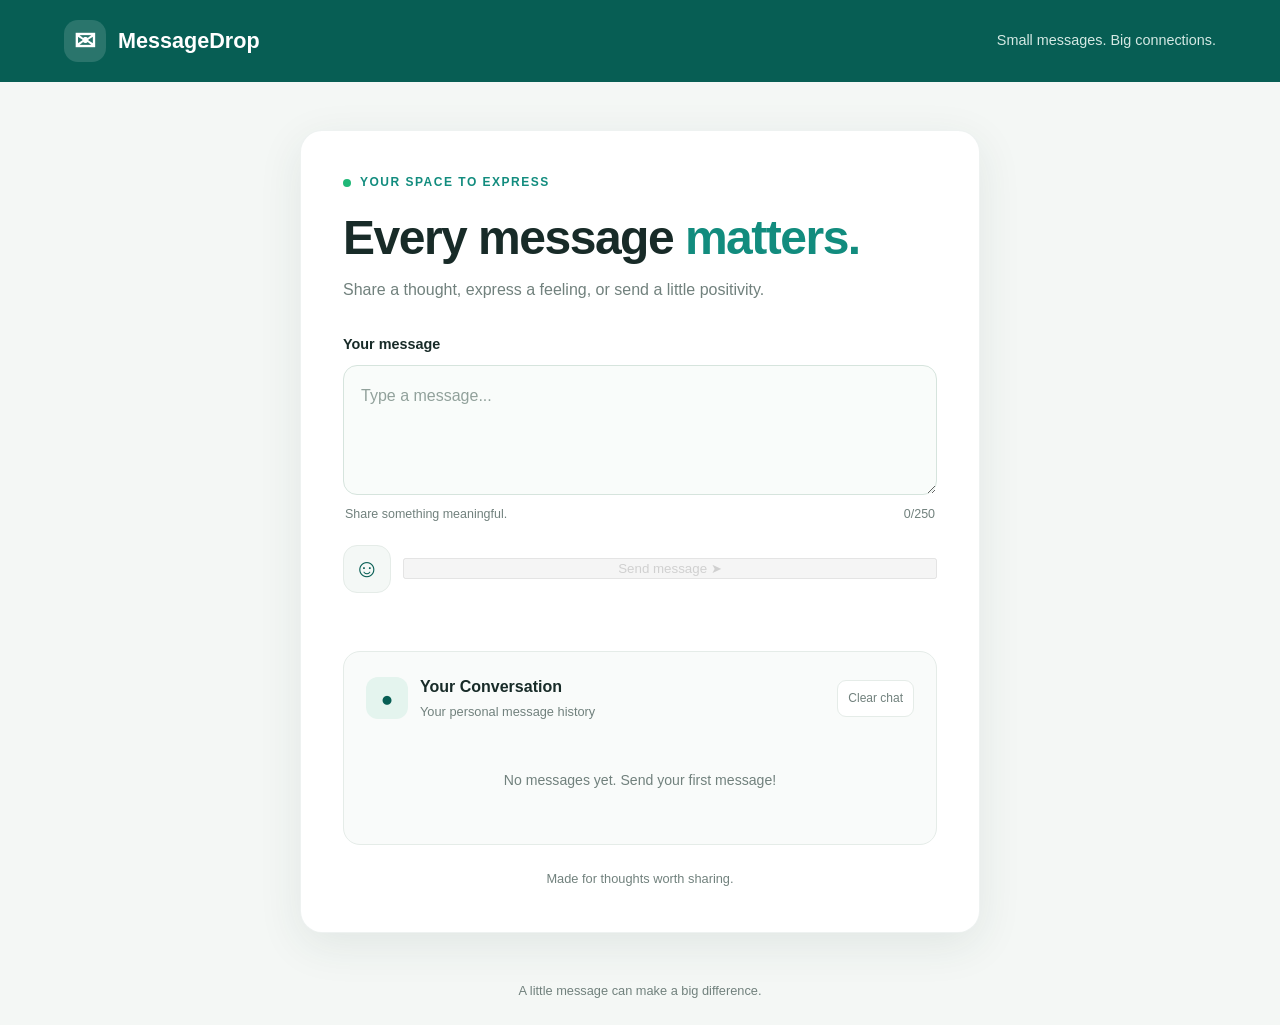
<file: 01-A-message-to-pass/index.html>
<!DOCTYPE html>
<html lang="en">

<head>
  <meta charset="UTF-8">
  <meta name="viewport" content="width=device-width, initial-scale=1.0">

  <meta name="theme-color" content="#0b1020">
  <meta name="description" content="A simple, beautiful space to share a meaningful message.">

  <title>MessageDrop — Share Your Message</title>

  <link rel="preconnect" href="https://fonts.googleapis.com">
  <link rel="preconnect" href="https://fonts.gstatic.com" crossorigin>
  <link href="https://fonts.googleapis.com/css2?family=Inter:wght@400;500;600;700;800&display=swap" rel="stylesheet">

  <link rel="stylesheet" href="styles.css">
  <script src="index.js" defer></script>
</head>

<body>
  <header class="site-header">
    <a class="brand" href="#" aria-label="MessageDrop home">
      <span class="brand-icon" aria-hidden="true">✉</span>
      <span>MessageDrop</span>
    </a>

    <p class="header-note">Small messages. Big connections.</p>
  </header>

  <main class="container">
    <section class="message-card" aria-labelledby="page-title">

      <div class="eyebrow">
        <span class="status-dot" aria-hidden="true"></span>
        YOUR SPACE TO EXPRESS
      </div>

      <h1 id="page-title">
        Every message <span>matters.</span>
      </h1>

      <p class="subtitle">
        Share a thought, express a feeling, or send a little positivity.
      </p>

      <form id="message-form">
        <label for="message-input">Your message</label>

        <textarea class="message-input" id="message-input" name="message" placeholder="Type a message..." maxlength="250"
          rows="3" required></textarea>

        <div class="input-meta">
          <span>Share something meaningful.</span>
          <span id="char-count">0/250</span>
        </div>

        <div class="composer-actions">
          <div class="emoji-picker">
            <button type="button" id="emoji-toggle" class="icon-btn" aria-label="Choose an emoji"
              aria-expanded="false">☺</button>

            <div id="emoji-menu" class="emoji-menu" hidden>
              <button type="button" class="emoji-option">😊</button>
              <button type="button" class="emoji-option">❤️</button>
              <button type="button" class="emoji-option">😂</button>
              <button type="button" class="emoji-option">👍</button>
              <button type="button" class="emoji-option">🎉</button>
              <button type="button" class="emoji-option">🙏</button>
            </div>
          </div>

          <button class="btn" id="send-btn" type="submit">
            Send message <span aria-hidden="true">➤</span>
          </button>
        </div>

        <p class="error" role="alert" hidden>
          Please enter a message before sending.
        </p>

        <p id="chat-status" class="chat-status" role="status" aria-live="polite"></p>
      </form>


      <section class="result-panel" aria-labelledby="lastmsg">
        <div class="result-heading">
          <span class="result-icon" aria-hidden="true">●</span>

          <div>
            <h2 id="lastmsg">Your Conversation</h2>
            <p class="result-caption">Your personal message history</p>
          </div>

          <button type="button" id="clear-chat" class="clear-btn">
            Clear chat
          </button>
        </div>

        <div id="chat-messages" class="chat-messages" aria-label="Conversation">
          <p id="empty-chat" class="empty-chat">
            No messages yet. Send your first message!
          </p>
        </div>
      </section>


      <p class="card-footer">
        Made for thoughts worth sharing.
      </p>
    </section>
  </main>

  <footer class="site-footer">
    A little message can make a big difference.
  </footer>
</body>

</html>




















<!---- <!DOCTYPE html>
<html lang="en">
  <head>
<meta charset="UTF-8">
<meta http-equiv="X-UA-Compatible" content="IE=edge">
<meta name="viewport" content="width=device-width, initial-scale=1.0">
<title>MessageDrop</title>
<link rel="stylesheet" href="styles.css">
</head>

<body>
      <div class="container">
        <h1>MessageDrop — Share Your Message</h1>
        <h2>Every Message Matters.</h2>
        <p>Leave a thought, share a feeling, or send a message into the world.</p>
        <input class="message-input" type="text" placeholder="Enter your message here...">
        <div  class="btn btn:hover">Submit</div>
        <p class="error">Please enter a value to pass</p>
        <h3 id="lastmsg">Your Latest Message</h3>
        <p class="message">Your message will appear here after you submit it.</p>
      </div>
      <script src="index.js"></script>
</body>
</html> -->
</file>
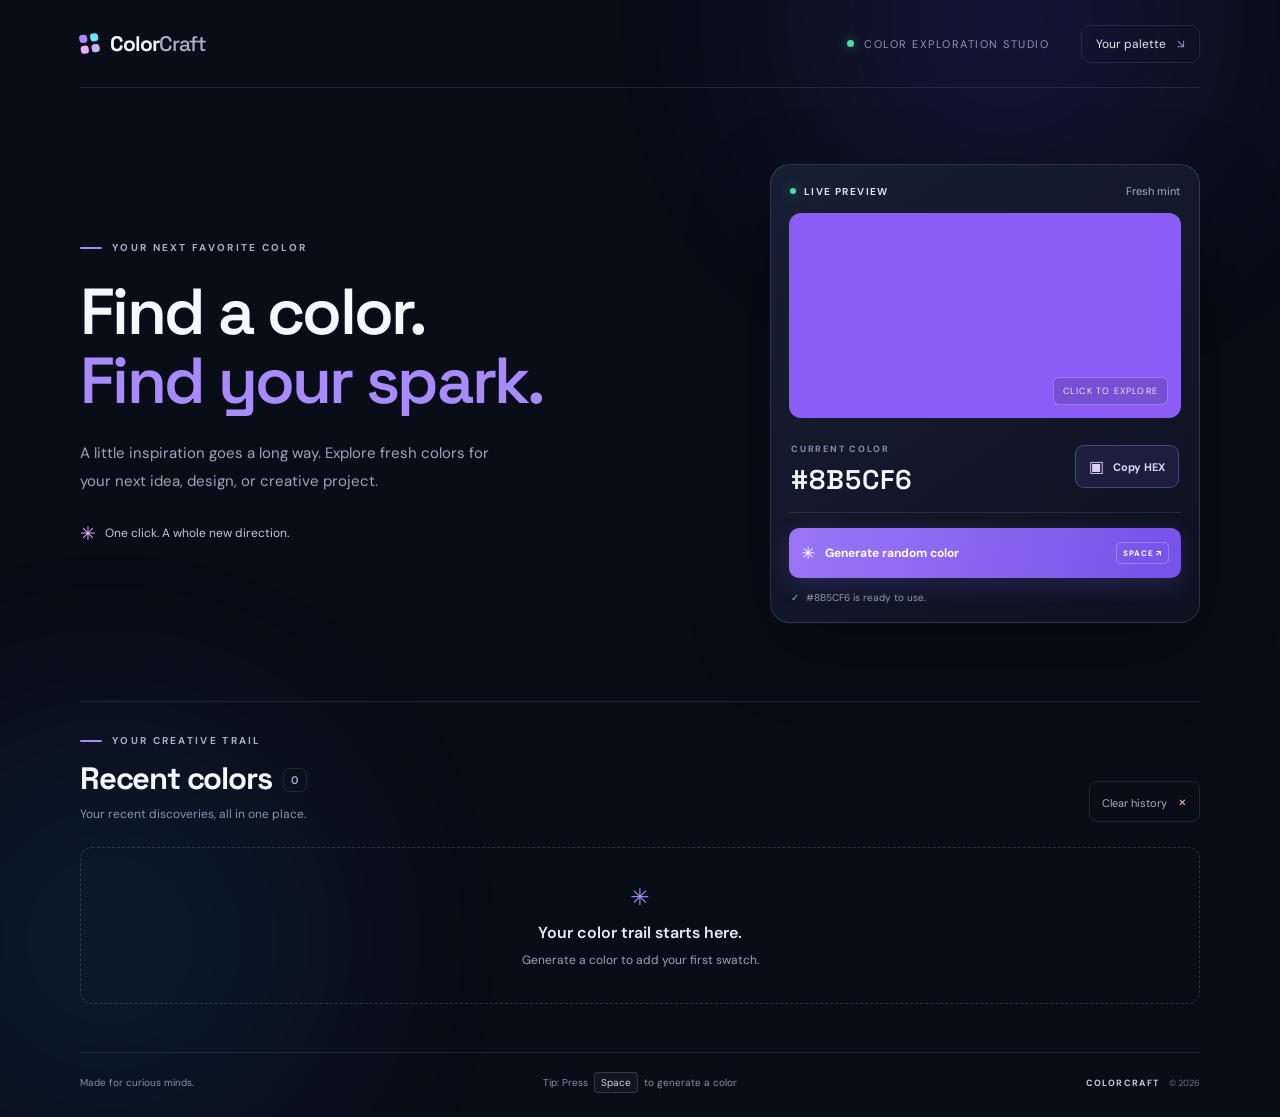
<file: 02-Random-colors/index.html>
<!doctype html>
<html lang="en">

<head>
  <meta charset="UTF-8">
  <meta name="viewport" content="width=device-width, initial-scale=1.0">
  <meta name="theme-color" content="#0b1020">
  <meta name="description" content="Discover, save, and copy beautiful random colors with ColorCraft.">
  <title>ColorCraft — Color Exploration Studio</title>
  <link rel="preconnect" href="https://fonts.googleapis.com">
  <link rel="preconnect" href="https://fonts.gstatic.com" crossorigin>
  <link
    href="https://fonts.googleapis.com/css2?family=DM+Sans:wght@400;500;600;700&family=Space+Grotesk:wght@400;500;600;700&display=swap"
    rel="stylesheet">
  <link rel="stylesheet" href="style.css">
  <script src="index.js" defer></script>
</head>

<body>
  <div class="page-glow page-glow-one"></div>
  <div class="page-glow page-glow-two"></div>
  <div class="app-shell">
    <header class="topbar">
      <a class="brand" href="#" aria-label="ColorCraft home">
        <span class="brand-mark" aria-hidden="true"><span></span><span></span><span></span><span></span></span>
        <span>Color<span class="brand-light">Craft</span></span>
      </a>
      <div class="topbar-right">
        <span class="status-dot"></span><span class="studio-label">COLOR EXPLORATION STUDIO</span>
        <a class="github-link" href="#history">Your palette <span aria-hidden="true">↘</span></a>
      </div>
    </header>

    <main>
      <section class="hero">
        <div class="hero-copy">
          <p class="eyebrow"><span class="eyebrow-line"></span> YOUR NEXT FAVORITE COLOR</p>
          <h1>Find a color.<br><span>Find your spark.</span></h1>
          <p class="hero-description">A little inspiration goes a long way. Explore fresh colors for your next idea,
            design, or creative project.</p>
          <div class="hero-note"><span class="sparkle">✳</span> One click. A whole new direction.</div>
        </div>

        <section class="color-card" aria-label="Random color generator">
          <div class="card-topline">
            <span class="live-label"><span class="live-dot"></span> LIVE PREVIEW</span>
            <span class="color-mood" id="colorMood">Violet dream</span>
          </div>
          <button class="color-swatch" id="colorSwatch" type="button" aria-label="Generate another random color">
            <span class="swatch-hint">CLICK TO EXPLORE</span>
          </button>
          <div class="color-info">
            <div>
              <span class="mini-label">CURRENT COLOR</span>
              <div class="hex-value" id="hexValue">#8B5CF6</div>
            </div>
            <button class="copy-button" id="copyButton" type="button">
              <span class="copy-icon" aria-hidden="true">▣</span>
              <span id="copyLabel">Copy HEX</span>
            </button>
          </div>
          <div class="card-divider"></div>
          <button class="generate-button" id="generateButton" type="button">
            <span class="button-spark" aria-hidden="true">✳</span>
            Generate random color
            <span class="shortcut">SPACE ↗</span>
          </button>
          <p class="card-footnote"><span class="check-icon">✓</span> <span id="statusMessage">Your color is ready to
              use.</span></p>
        </section>
      </section>

      <section class="history-section" id="history">
        <div class="section-heading">
          <div>
            <p class="eyebrow"><span class="eyebrow-line"></span> YOUR CREATIVE TRAIL</p>
            <h2>Recent colors <span class="history-count" id="historyCount">0</span></h2>
            <p class="section-description">Your recent discoveries, all in one place.</p>
          </div>
          <button class="clear-button" id="clearHistoryButton" type="button">Clear history <span
              aria-hidden="true">×</span></button>
        </div>
        <div class="history-grid" id="historyGrid" aria-live="polite"></div>
        <div class="empty-state" id="emptyState" hidden>
          <span class="empty-icon">✳</span>
          <p>Your color trail starts here.</p>
          <span>Generate a color to add your first swatch.</span>
        </div>
      </section>
    </main>

    <footer class="footer">
      <span>Made for curious minds.</span>
      <span class="footer-tip">Tip: Press <kbd>Space</kbd> to generate a color</span>
      <span class="footer-brand">COLORCRAFT <span>© 2026</span></span>
    </footer>
  </div>
</body>

</html>
</file>
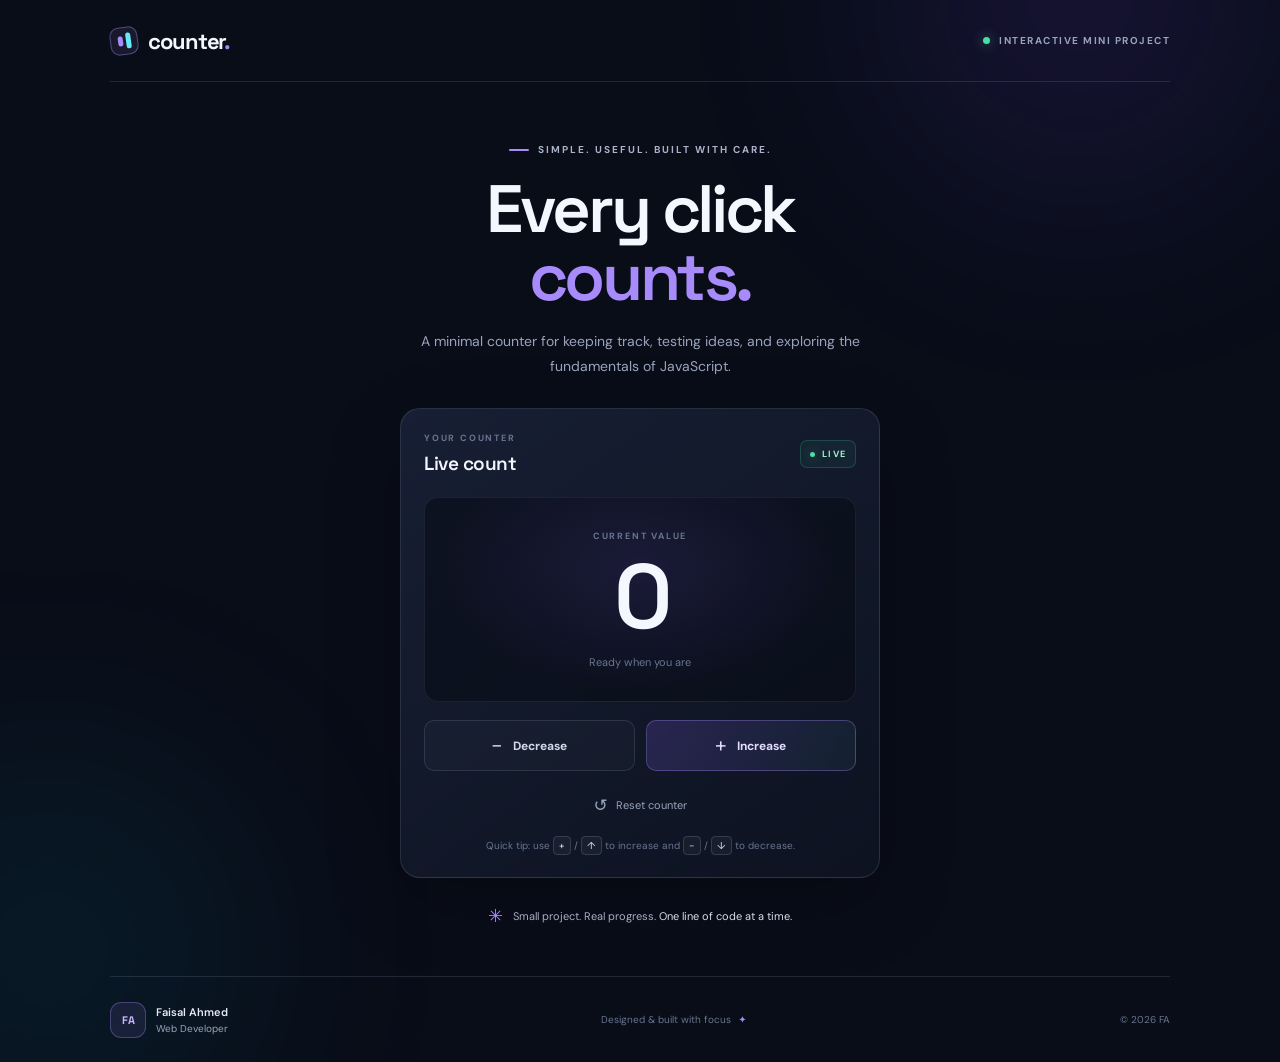
<file: 03-Counter/index.html>
<!DOCTYPE html>
<html lang="en">

<head>
  <meta charset="UTF-8">
  <meta name="viewport" content="width=device-width, initial-scale=1.0">
  <meta name="theme-color" content="#0b1020">
  <meta name="description" content="A clean, interactive counter app built by Faisal Ahmed, Web Developer.">
  <title>Counter Studio | Faisal Ahmed</title>
  <link rel="preconnect" href="https://fonts.googleapis.com">
  <link rel="preconnect" href="https://fonts.gstatic.com" crossorigin>
  <link
    href="https://fonts.googleapis.com/css2?family=DM+Sans:wght@400;500;600;700&family=Space+Grotesk:wght@400;500;600;700&display=swap"
    rel="stylesheet">
  <link rel="stylesheet" href="style.css">
  <script src="index.js" defer></script>
</head>

<body>
  <div class="ambient ambient-one" aria-hidden="true"></div>
  <div class="ambient ambient-two" aria-hidden="true"></div>

  <div class="app-shell">
    <header class="topbar">
      <a class="brand" href="#" aria-label="Counter Studio home">
        <span class="brand-icon" aria-hidden="true"><span></span><span></span></span>
        <span>counter<span class="brand-accent">.</span></span>
      </a>
      <div class="topbar-meta">
        <span class="online-dot" aria-hidden="true"></span>
        <span>INTERACTIVE MINI PROJECT</span>
      </div>
    </header>

    <main>
      <section class="intro">
        <p class="eyebrow"><span class="eyebrow-line"></span> SIMPLE. USEFUL. BUILT WITH CARE.</p>
        <h1>Every click<br><span>counts.</span></h1>
        <p class="intro-copy">A minimal counter for keeping track, testing ideas, and exploring the fundamentals of
          JavaScript.</p>
      </section>

      <section class="counter-card" aria-labelledby="counterHeading">
        <div class="card-heading">
          <div>
            <p class="card-kicker">YOUR COUNTER</p>
            <h2 id="counterHeading">Live count</h2>
          </div>
          <span class="live-pill"><span></span> LIVE</span>
        </div>

        <div class="count-stage" aria-live="polite" aria-atomic="true">
          <span class="count-label">CURRENT VALUE</span>
          <p class="count" id="countValue">0</p>
          <span class="count-caption" id="countCaption">Ready when you are</span>
        </div>

        <div class="counter-controls">
          <button class="control-button decrease" id="decreaseButton" type="button" aria-label="Decrease count by one">
            <span class="button-symbol" aria-hidden="true">−</span>
            <span>Decrease</span>
          </button>
          <button class="control-button increase" id="increaseButton" type="button" aria-label="Increase count by one">
            <span class="button-symbol" aria-hidden="true">+</span>
            <span>Increase</span>
          </button>
        </div>

        <button class="reset-button" id="resetButton" type="button">
          <span aria-hidden="true">↺</span> Reset counter
        </button>
        <p class="keyboard-hint">Quick tip: use <kbd>+</kbd> / <kbd>↑</kbd> to increase and <kbd>−</kbd> / <kbd>↓</kbd>
          to decrease.</p>
      </section>

      <section class="project-note">
        <span class="note-icon" aria-hidden="true">✳</span>
        <p>Small project. Real progress. <span>One line of code at a time.</span></p>
      </section>
    </main>

    <footer class="footer">
      <div class="footer-brand">
        <span class="footer-mark">FA</span>
        <div>
          <strong>Faisal Ahmed</strong>
          <span>Web Developer</span>
        </div>
      </div>
      <span class="footer-credit">Designed & built with focus <span aria-hidden="true">✦</span></span>
      <span class="footer-year">© <span id="year">2026</span> FA</span>
    </footer>
  </div>
</body>

</html>
</file>
<file: 01-A-message-to-pass/styles.css>
/* ========================================
   MessageDrop — WhatsApp-inspired design
======================================== */

:root {
  --green: #075e54;
  --green-light: #128c7e;
  --green-pale: #e7f8ef;
  --background: #f4f7f5;
  --white: #ffffff;
  --text: #182b28;
  --muted: #71817d;
  --border: #e5ece8;
  --danger: #d9304f;
}

* {
  box-sizing: border-box;
}

html {
  min-height: 100%;
}

body {
  margin: 0;
  min-height: 100vh;
  display: flex;
  flex-direction: column;
  background: var(--background);
  color: var(--text);
  font-family: Arial, Helvetica, sans-serif;
  line-height: 1.6;
}

/* HEADER */

.site-header {
  width: 100%;
  min-height: 82px;
  padding: 16px clamp(20px, 5vw, 70px);
  display: flex;
  align-items: center;
  justify-content: space-between;
  gap: 20px;
  background: var(--green);
  color: var(--white);
}

.brand {
  display: inline-flex;
  align-items: center;
  gap: 12px;
  color: inherit;
  text-decoration: none;
  font-size: 1.35rem;
  font-weight: 700;
}

.brand-icon {
  display: grid;
  place-items: center;
  width: 42px;
  height: 42px;
  border-radius: 14px;
  background: rgba(255, 255, 255, 0.14);
  font-size: 1.6rem;
}

.header-note {
  margin: 0;
  color: #d5e9e4;
  font-size: 0.9rem;
}

/* MAIN LAYOUT */

.container {
  flex: 1;
  width: 100%;
  display: grid;
  place-items: center;
  padding: 48px 20px;
}

.message-card {
  width: min(100%, 680px);
  padding: clamp(24px, 5vw, 42px);
  background: var(--white);
  border: 1px solid rgba(15, 70, 57, 0.07);
  border-radius: 22px;
  box-shadow: 0 12px 45px rgba(29, 65, 52, 0.09);
}

/* INTRODUCTION */

.eyebrow {
  display: flex;
  align-items: center;
  gap: 9px;
  color: var(--green-light);
  font-size: 0.75rem;
  font-weight: 700;
  letter-spacing: 1.5px;
}

.status-dot {
  width: 8px;
  height: 8px;
  border-radius: 50%;
  background: #20b878;
}

h1 {
  margin: 18px 0 12px;
  font-size: clamp(2rem, 5vw, 3rem);
  line-height: 1.15;
  letter-spacing: -1.5px;
}

h1 span {
  color: var(--green-light);
}

.subtitle {
  margin: 0 0 30px;
  color: var(--muted);
  font-size: 1rem;
}

/* MESSAGE INPUT */

#message-form label {
  display: block;
  margin-bottom: 9px;
  font-size: 0.9rem;
  font-weight: 700;
}

.message-input {
  display: block;
  width: 100%;
  min-height: 130px;
  padding: 17px;
  border: 1px solid #d6e4dd;
  border-radius: 14px;
  outline: none;
  background: #f9fcfa;
  color: var(--text);
  font: inherit;
  font-size: 1rem;
  transition: border-color 0.2s, box-shadow 0.2s;
}

.message-input::placeholder {
  color: #91a19b;
}

.message-input:focus {
  border-color: var(--green-light);
  box-shadow: 0 0 0 4px rgba(18, 140, 126, 0.1);
}

/* INPUT HELPER TEXT */

.input-meta {
  display: flex;
  justify-content: space-between;
  flex-wrap: wrap;
  gap: 8px;
  margin: 10px 2px 20px;
  color: var(--muted);
  font-size: 0.78rem;
}

/* SEND BUTTON */

/* Interactive chat components */

.composer-actions {
  display: flex;
  align-items: center;
  gap: 12px;
}

.composer-actions .btn {
  flex: 1;
}

.icon-btn {
  width: 48px;
  height: 48px;
  flex-shrink: 0;
  border: 1px solid var(--border);
  border-radius: 14px;
  background: #f4f8f6;
  color: var(--green);
  font-size: 1.6rem;
  cursor: pointer;
}

.icon-btn:hover {
  background: #e4f4ee;
}

.emoji-picker {
  position: relative;
}

.emoji-menu {
  position: absolute;
  z-index: 10;
  bottom: calc(100% + 10px);
  left: 0;
  width: 210px;
  display: grid;
  grid-template-columns: repeat(3, 1fr);
  gap: 5px;
  padding: 12px;
  border: 1px solid var(--border);
  border-radius: 14px;
  background: white;
  box-shadow: 0 8px 30px rgba(0, 0, 0, 0.12);
}

.emoji-menu[hidden] {
  display: none;
}

.emoji-option {
  padding: 9px;
  border: 0;
  border-radius: 8px;
  background: transparent;
  font-size: 1.4rem;
  cursor: pointer;
}

.emoji-option:hover {
  background: var(--green-pale);
}

.counter-warning {
  color: var(--danger);
  font-weight: 700;
}

.btn:disabled {
  opacity: 0.55;
  cursor: not-allowed;
  transform: none;
  box-shadow: none;
}

.chat-status {
  min-height: 1.4em;
  margin: 10px 0 0;
  color: var(--green-light);
  font-size: 0.82rem;
}

.clear-btn {
  margin-left: auto;
  padding: 8px 10px;
  border: 1px solid var(--border);
  border-radius: 9px;
  background: white;
  color: var(--muted);
  font: inherit;
  font-size: 0.75rem;
  cursor: pointer;
}

.clear-btn:hover {
  border-color: #e7a7ae;
  color: var(--danger);
}

.chat-messages {
  display: flex;
  flex-direction: column;
  gap: 12px;
  max-height: 380px;
  min-height: 100px;
  overflow-y: auto;
  padding: 18px 2px 2px;
  scroll-behavior: smooth;
}

.empty-chat {
  margin: auto;
  padding: 20px 10px;
  color: var(--muted);
  font-size: 0.88rem;
  text-align: center;
}

.chat-bubble {
  align-self: flex-end;
  width: fit-content;
  max-width: 88%;
  min-width: 110px;
  padding: 11px 14px 7px;
  border: 1px solid #d6eee0;
  border-radius: 14px 14px 4px 14px;
  background: #e2f5e9;
  overflow-wrap: anywhere;
  animation: bubble-in 0.18s ease-out;
}

.bubble-text {
  margin: 0;
  white-space: pre-wrap;
  line-height: 1.5;
}

.bubble-meta {
  display: flex;
  justify-content: flex-end;
  align-items: center;
  gap: 6px;
  margin-top: 5px;
  color: #758a80;
  font-size: 0.7rem;
}

.message-indicator {
  color: var(--green-light);
  font-weight: 800;
}

@keyframes bubble-in {
  from {
    opacity: 0;
    transform: translateY(5px);
  }

  to {
    opacity: 1;
    transform: translateY(0);
  }
}

@media (max-width: 520px) {
  .chat-bubble {
    max-width: 95%;
  }

  .clear-btn {
    padding: 7px;
  }
}

/*
.btn {
  width: 100%;
  min-height: 54px;
  display: flex;
  align-items: center;
  justify-content: center;
  gap: 10px;
  border: none;
  border-radius: 14px;
  background: var(--green);
  color: var(--white);
  font: inherit;
  font-size: 1rem;
  font-weight: 700;
  cursor: pointer;
  transition: background 0.2s, transform 0.2s;
}

.btn:hover {
  background: var(--green-light);
  transform: translateY(-1px);
}

.btn:active {
  transform: scale(0.99);
}

.btn:focus-visible {
  outline: 3px solid #62b8a5;
  outline-offset: 3px;
} */

/* ERROR MESSAGE */

.error {
  margin: 12px 0 0;
  color: var(--danger);
  font-size: 0.88rem;
}

.error[hidden] {
  display: none;
}

/* LATEST MESSAGE */

.result-panel {
  margin-top: 30px;
  padding: 22px;
  border: 1px solid var(--border);
  border-radius: 17px;
  background: #f9fbfa;
}

.result-heading {
  display: flex;
  align-items: center;
  gap: 12px;
}

.result-icon {
  width: 42px;
  height: 42px;
  display: grid;
  place-items: center;
  flex-shrink: 0;
  border-radius: 12px;
  background: #e4f4ee;
  color: var(--green);
  font-size: 1.3rem;
}

.result-heading h2 {
  margin: 0;
  font-size: 1rem;
  font-weight: 700;
}

.result-caption {
  margin: 2px 0 0;
  color: var(--muted);
  font-size: 0.8rem;
}

/* MESSAGE BUBBLE */

.message {
  margin: 18px 0 0;
  padding: 15px 17px;
  min-height: 54px;
  overflow-wrap: anywhere;
  border-radius: 5px 16px 16px 16px;
  background: var(--green-pale);
  color: #244b3f;
  font-size: 0.98rem;
}

/* FOOTER */

.card-footer {
  margin: 24px 0 0;
  color: var(--muted);
  font-size: 0.8rem;
  text-align: center;
}

.site-footer {
  padding: 0 20px 24px;
  color: var(--muted);
  font-size: 0.8rem;
  text-align: center;
}

/* ACCESSIBILITY */

@media (prefers-reduced-motion: reduce) {

  *,
  *::before,
  *::after {
    transition: none !important;
  }
}

/* MOBILE RESPONSIVENESS */

@media (max-width: 520px) {
  .site-header {
    min-height: 72px;
    padding: 14px 18px;
  }

  .brand {
    font-size: 1.1rem;
  }

  .brand-icon {
    width: 36px;
    height: 36px;
  }

  .header-note {
    display: none;
  }

  .container {
    padding: 28px 14px;
  }

  .message-card {
    padding: 24px 19px;
    border-radius: 18px;
  }

  h1 {
    letter-spacing: -0.8px;
  }

  .result-panel {
    padding: 16px;
  }
}

/*@import url(https://fonts.google.com/share?selection.family=Merriweather:ital,opsz,wght@0,18..144,300..900;1,18..144,300..900);

* {
  margin: 0;
  padding: 0;
  box-sizing: border-box;
}

body {
  background-color: rgb(219, 51, 253);
  display: flex;
  justify-content: center;
  align-items: center;
  min-height: 100vh;
  font-family: "Poppins", "Merriweather", sans-serif;
}

.container {
  background-color: white;
  width: auto;
  height: auto;
  padding: 20px;
  border-radius: 10px;
  box-shadow: 3px 3px 20px rgba(0, 0, 0, 0.8);
  display: flex;
  flex-direction: column;
  justify-content: center;
  align-items: center;
  gap: 7px;
}

.message-input {
  width: 90%;
  height: 100px;
  border: 2px solid rgba(0, 0, 0, 0.6);
  padding: 5px 10px;
  font-size: 18px;
  margin-bottom: 10px;
}

.btn.btn:hover {
  background-color: rgb(219, 51, 253);
  padding: 10px 30px;
  border-radius: 10px;
  border: 2px solid rgba(0, 0, 0, 0.4);
  font-size: 18px;
  font-weight: bold;
  margin-top: 5px;
  box-shadow: 2px 2px 4px rgba(0, 0, 0, 0.6);
  cursor: pointer;
  animation:alternate-reverse;
}

.error {
  background-color: deeppink;
  padding: 5px 0;
  border-radius: 5px;
  border-width: 5px;
  border-color: rgba(0, 0, 0, 0.6);
  width: 50%;
  text-align: center;
  text-transform: capitalize;
  font-weight: bold;
  display: none;
}

h1 {
  font-size: 28px;
  margin: 10px;
  font-family: "Poppins", "Merriweather", sans-serif;
}

h3 {
  margin-top: 5px;
  font-size: 20px;
  font-family: "Poppins", "Merriweather", sans-serif;
}

#lastmsg {
  font-size: 18px;
  color: rgb(44, 29, 255);
  font-weight: bold;
  font-family: "Poppins", "Merriweather", sans-serif;
  display: none;
}

.message {
  font-size: 18px;
  color: rgb(44, 29, 255);
  font-weight: bold;
  margin-top: -5px;
  background-position: top;
} */
</file>
<file: 02-Random-colors/style.css>
/* ColorCraft — polished dark studio UI */
:root {
  color-scheme: dark;
  --bg: #090d18;
  --panel: rgba(17, 24, 42, 0.88);
  --panel-strong: #11182a;
  --text: #f5f7ff;
  --muted: #8d97b2;
  --line: rgba(167, 180, 211, 0.14);
  --accent: #a78bfa;
  --accent-strong: #8b5cf6;
  --font-body: "DM Sans", system-ui, -apple-system, BlinkMacSystemFont, "Segoe UI", sans-serif;
  --font-display: "Space Grotesk", var(--font-body);
}

* {
  box-sizing: border-box;
}

html {
  scroll-behavior: smooth;
}

body {
  margin: 0;
  min-height: 100vh;
  overflow-x: hidden;
  background: var(--bg);
  color: var(--text);
  font-family: var(--font-body);
  -webkit-font-smoothing: antialiased;
}

button,
a {
  font: inherit;
}

button {
  color: inherit;
}

button:focus-visible,
a:focus-visible {
  outline: 3px solid #c4b5fd;
  outline-offset: 4px;
}

a {
  color: inherit;
  text-decoration: none;
}

.page-glow {
  position: fixed;
  width: 420px;
  height: 420px;
  border-radius: 50%;
  filter: blur(110px);
  opacity: .13;
  pointer-events: none;
  z-index: -1;
}

.page-glow-one {
  top: -190px;
  right: 5%;
  background: #7547f5;
}

.page-glow-two {
  bottom: -250px;
  left: -100px;
  background: #167dbe;
}

.app-shell {
  width: min(1120px, calc(100% - 56px));
  margin: 0 auto;
}

.topbar {
  height: 88px;
  display: flex;
  align-items: center;
  justify-content: space-between;
  border-bottom: 1px solid var(--line);
}

.brand {
  display: inline-flex;
  align-items: center;
  gap: 11px;
  font-family: var(--font-display);
  font-size: 21px;
  font-weight: 700;
  letter-spacing: -1px;
}

.brand-light {
  color: #a9b2c9;
  font-weight: 500;
}

.brand-mark {
  display: grid;
  grid-template-columns: repeat(2, 8px);
  grid-template-rows: repeat(2, 8px);
  gap: 3px;
  transform: rotate(-8deg);
}

.brand-mark span {
  display: block;
  border-radius: 3px;
  background: #a78bfa;
}

.brand-mark span:nth-child(2) {
  background: #67e8f9;
}

.brand-mark span:nth-child(3) {
  background: #f0abfc;
}

.brand-mark span:nth-child(4) {
  background: #c4b5fd;
}

.topbar-right {
  display: flex;
  align-items: center;
  gap: 10px;
  color: var(--muted);
  font-size: 11px;
  letter-spacing: 1.5px;
}

.status-dot,
.live-dot {
  width: 7px;
  height: 7px;
  border-radius: 50%;
  background: #4adea4;
  box-shadow: 0 0 12px rgba(74, 222, 164, .55);
}

.github-link {
  margin-left: 22px;
  padding: 10px 14px;
  border: 1px solid var(--line);
  border-radius: 10px;
  color: #e3e7f5;
  font-size: 12px;
  letter-spacing: 0;
  transition: border-color .2s, background .2s;
}

.github-link:hover {
  border-color: rgba(167, 139, 250, .55);
  background: rgba(167, 139, 250, .08);
}

.github-link span {
  color: var(--accent);
  margin-left: 8px;
}

.hero {
  display: grid;
  grid-template-columns: 1fr 430px;
  gap: 72px;
  align-items: center;
  padding: 76px 0 78px;
}

.hero-copy {
  padding: 12px 0;
}

.eyebrow {
  display: flex;
  align-items: center;
  gap: 10px;
  margin: 0 0 24px;
  color: #a8b0c7;
  font-size: 10px;
  font-weight: 700;
  letter-spacing: 2.3px;
}

.eyebrow-line {
  display: inline-block;
  width: 22px;
  height: 2px;
  background: var(--accent);
  border-radius: 2px;
}

h1,
h2 {
  font-family: var(--font-display);
  letter-spacing: -2.7px;
}

h1 {
  margin: 0;
  font-size: clamp(42px, 5.1vw, 65px);
  line-height: 1.06;
  font-weight: 600;
}

h1 span {
  color: #a78bfa;
}

.hero-description {
  max-width: 425px;
  margin: 24px 0 25px;
  color: #9ba5bd;
  font-size: 15px;
  line-height: 1.85;
}

.hero-note {
  display: flex;
  align-items: center;
  gap: 9px;
  color: #c3c9d9;
  font-size: 12px;
}

.sparkle {
  color: #f0abfc;
  font-size: 19px;
}

.color-card {
  padding: 18px;
  border: 1px solid rgba(174, 186, 218, .18);
  border-radius: 20px;
  background: linear-gradient(145deg, rgba(24, 32, 53, .96), rgba(13, 19, 33, .96));
  box-shadow: 0 24px 80px rgba(0, 0, 0, .26);
}

.card-topline {
  display: flex;
  align-items: center;
  justify-content: space-between;
  margin: 1px 1px 15px;
}

.live-label {
  display: flex;
  align-items: center;
  gap: 8px;
  color: #dce2f3;
  font-size: 10px;
  font-weight: 700;
  letter-spacing: 1.4px;
}

.live-dot {
  width: 6px;
  height: 6px;
}

.color-mood {
  color: #a7b0c7;
  font-size: 11px;
}

.color-swatch {
  width: 100%;
  height: 205px;
  display: flex;
  align-items: flex-end;
  justify-content: flex-end;
  padding: 13px;
  border: 0;
  border-radius: 12px;
  background: #8b5cf6;
  cursor: pointer;
  transition: background .25s ease, transform .2s;
}

.color-swatch:hover {
  transform: scale(.992);
}

.swatch-hint {
  padding: 7px 9px;
  border: 1px solid rgba(255, 255, 255, .3);
  border-radius: 6px;
  color: white;
  background: rgba(10, 12, 20, .18);
  font-size: 9px;
  letter-spacing: 1.2px;
  opacity: .85;
}

.color-info {
  display: flex;
  align-items: center;
  justify-content: space-between;
  padding: 18px 2px 15px;
}

.mini-label {
  color: #8792ad;
  font-size: 9px;
  font-weight: 700;
  letter-spacing: 1.8px;
}

.hex-value {
  margin-top: 5px;
  font-family: var(--font-display);
  font-size: 27px;
  font-weight: 600;
  letter-spacing: 1px;
}

.copy-button {
  display: flex;
  align-items: center;
  gap: 9px;
  padding: 10px 13px;
  border: 1px solid rgba(167, 139, 250, .35);
  border-radius: 9px;
  background: rgba(139, 92, 246, .12);
  color: #ddd3ff;
  font-size: 11px;
  font-weight: 700;
  cursor: pointer;
  transition: background .2s, border-color .2s;
}

.copy-button:hover {
  background: rgba(139, 92, 246, .22);
  border-color: rgba(167, 139, 250, .7);
}

.copy-icon {
  font-size: 16px;
}

.card-divider {
  height: 1px;
  background: var(--line);
}

.generate-button {
  display: flex;
  align-items: center;
  justify-content: center;
  gap: 10px;
  width: 100%;
  margin-top: 15px;
  padding: 14px 12px;
  border: 0;
  border-radius: 10px;
  background: linear-gradient(100deg, #9b75f5, #7852e9);
  color: white;
  font-size: 12px;
  font-weight: 700;
  cursor: pointer;
  box-shadow: 0 7px 22px rgba(120, 82, 233, .22);
  transition: filter .2s, transform .2s;
}

.generate-button:hover {
  filter: brightness(1.1);
  transform: translateY(-1px);
}

.generate-button:active {
  transform: translateY(0);
}

.button-spark {
  font-size: 17px;
}

.shortcut {
  margin-left: auto;
  padding: 5px 6px;
  border: 1px solid rgba(255, 255, 255, .25);
  border-radius: 5px;
  font-size: 8px;
  letter-spacing: .8px;
}

.card-footnote {
  display: flex;
  align-items: center;
  gap: 7px;
  margin: 13px 2px 0;
  color: #8d9ab3;
  font-size: 10px;
}

.check-icon {
  color: #4adea4;
  font-weight: 700;
}

.history-section {
  padding: 32px 0 48px;
  border-top: 1px solid var(--line);
}

.section-heading {
  display: flex;
  align-items: flex-end;
  justify-content: space-between;
  gap: 20px;
  margin-bottom: 25px;
}

.section-heading .eyebrow {
  margin-bottom: 13px;
}

h2 {
  margin: 0;
  font-size: 31px;
  line-height: 1.2;
  letter-spacing: -1.2px;
}

.history-count {
  display: inline-flex;
  align-items: center;
  justify-content: center;
  min-width: 24px;
  height: 24px;
  margin-left: 5px;
  border: 1px solid var(--line);
  border-radius: 7px;
  color: #a9b4cc;
  font: 600 11px var(--font-body);
  vertical-align: 5px;
  letter-spacing: 0;
}

.section-description {
  margin: 9px 0 0;
  color: #8994ad;
  font-size: 12px;
}

.clear-button {
  padding: 9px 12px;
  border: 1px solid var(--line);
  border-radius: 8px;
  background: transparent;
  color: #a7b0c6;
  font-size: 11px;
  cursor: pointer;
  transition: color .2s, border-color .2s;
}

.clear-button:hover {
  color: white;
  border-color: rgba(248, 113, 113, .5);
}

.clear-button span {
  margin-left: 8px;
  color: #fca5a5;
  font-size: 16px;
}

.history-grid {
  display: grid;
  grid-template-columns: repeat(5, minmax(0, 1fr));
  gap: 13px;
}

.history-item {
  min-width: 0;
  overflow: hidden;
  padding: 7px;
  border: 1px solid var(--line);
  border-radius: 12px;
  background: rgba(17, 24, 42, .64);
  text-align: left;
  cursor: pointer;
  transition: transform .2s, border-color .2s, background .2s;
}

.history-item:hover {
  transform: translateY(-3px);
  border-color: rgba(167, 139, 250, .45);
  background: rgba(25, 32, 52, .9);
}

.history-swatch {
  display: block;
  height: 72px;
  border-radius: 7px;
}

.history-meta {
  display: flex;
  align-items: center;
  justify-content: space-between;
  gap: 5px;
  padding: 10px 3px 3px;
}

.history-hex {
  overflow: hidden;
  color: #e4e8f5;
  font: 600 11px var(--font-display);
  text-overflow: ellipsis;
  white-space: nowrap;
}

.history-copy {
  color: #818ca7;
  font-size: 10px;
}

.empty-state {
  padding: 34px 16px;
  border: 1px dashed rgba(167, 180, 211, .22);
  border-radius: 12px;
  text-align: center;
  color: #9ba5bd;
}

.empty-icon {
  color: var(--accent);
  font-size: 23px;
}

.empty-state p {
  margin: 10px 0 5px;
  color: #e8ebf7;
  font-weight: 600;
}

.empty-state span:last-child {
  font-size: 12px;
}

.footer {
  display: flex;
  align-items: center;
  justify-content: space-between;
  gap: 14px;
  padding: 19px 0 24px;
  border-top: 1px solid var(--line);
  color: #8792aa;
  font-size: 10px;
}

.footer-tip {
  display: flex;
  align-items: center;
  gap: 6px;
}

kbd {
  padding: 3px 6px;
  border: 1px solid rgba(167, 180, 211, .22);
  border-radius: 4px;
  background: rgba(255, 255, 255, .04);
  color: #d0d6e7;
  font: inherit;
}

.footer-brand {
  color: #c5cbe0;
  font-size: 9px;
  font-weight: 700;
  letter-spacing: 1.4px;
}

.footer-brand span {
  margin-left: 6px;
  color: #66718b;
  font-weight: 400;
  letter-spacing: 0;
}

@media (max-width: 900px) {
  .hero {
    grid-template-columns: 1fr 390px;
    gap: 30px;
    padding: 58px 0;
  }

  h1 {
    font-size: 48px;
  }

  .history-grid {
    grid-template-columns: repeat(4, minmax(0, 1fr));
  }
}

@media (max-width: 700px) {
  .app-shell {
    width: min(100% - 32px, 520px);
  }

  .topbar {
    height: 72px;
  }

  .brand {
    font-size: 19px;
  }

  .topbar-right .studio-label,
  .topbar-right .status-dot {
    display: none;
  }

  .github-link {
    margin-left: 0;
    padding: 9px 10px;
  }

  .hero {
    grid-template-columns: 1fr;
    gap: 32px;
    padding: 48px 0 54px;
  }

  .hero-copy {
    padding: 0;
  }

  .eyebrow {
    margin-bottom: 18px;
    font-size: 9px;
  }

  h1 {
    font-size: clamp(43px, 11vw, 57px);
  }

  .hero-description {
    margin: 18px 0;
    font-size: 14px;
  }

  .color-card {
    max-width: 480px;
    width: 100%;
    margin: 0 auto;
  }

  .color-swatch {
    height: 190px;
  }

  .history-grid {
    grid-template-columns: repeat(3, minmax(0, 1fr));
    gap: 9px;
  }

  .history-swatch {
    height: 62px;
  }

  .section-heading {
    align-items: flex-start;
  }

  h2 {
    font-size: 27px;
  }

  .clear-button {
    white-space: nowrap;
  }

  .footer {
    flex-wrap: wrap;
  }

  .footer-tip {
    order: 3;
    width: 100%;
  }
}

@media (max-width: 390px) {
  .app-shell {
    width: calc(100% - 24px);
  }

  .history-grid {
    grid-template-columns: repeat(2, minmax(0, 1fr));
  }

  .color-card {
    padding: 13px;
  }

  .section-heading {
    gap: 8px;
  }

  .clear-button {
    padding: 8px;
    font-size: 10px;
  }
}

@media (prefers-reduced-motion: reduce) {

  *,
  *::before,
  *::after {
    scroll-behavior: auto !important;
    transition-duration: .01ms !important;
    animation-duration: .01ms !important;
  }
}
</file>
<file: 03-Counter/style.css>
/* =========================================================
   COUNTER STUDIO — Faisal Ahmed, Web Developer
   Theme: premium dark UI with violet and cyan accents
   ========================================================= */

:root {
  color-scheme: dark;
  --page-bg: #090d18;
  --panel-bg: rgba(18, 25, 43, 0.88);
  --panel-border: rgba(165, 180, 210, 0.16);
  --text-main: #f5f7ff;
  --text-muted: #98a3bd;
  --text-soft: #687590;
  --violet: #a78bfa;
  --violet-deep: #8057ed;
  --cyan: #67e8f9;
  --green: #4adea4;
  --font-body: "DM Sans", system-ui, -apple-system, BlinkMacSystemFont, "Segoe UI", sans-serif;
  --font-display: "Space Grotesk", var(--font-body);
}

* {
  box-sizing: border-box;
}

html {
  min-width: 320px;
  scroll-behavior: smooth;
}

body {
  min-height: 100vh;
  margin: 0;
  overflow-x: hidden;
  background: var(--page-bg);
  color: var(--text-main);
  font-family: var(--font-body);
  -webkit-font-smoothing: antialiased;
}

button,
a {
  font: inherit;
}

button {
  color: inherit;
}

button:focus-visible,
a:focus-visible {
  outline: 3px solid #c4b5fd;
  outline-offset: 4px;
}

.ambient {
  position: fixed;
  z-index: -1;
  width: 400px;
  height: 400px;
  border-radius: 50%;
  filter: blur(115px);
  opacity: 0.13;
  pointer-events: none;
}

.ambient-one {
  top: -200px;
  right: 0;
  background: #7547f5;
}

.ambient-two {
  bottom: -250px;
  left: -150px;
  background: #087f9c;
}

.app-shell {
  width: min(1060px, calc(100% - 48px));
  margin: 0 auto;
}

/* Header and brand */
.topbar {
  display: flex;
  min-height: 82px;
  align-items: center;
  justify-content: space-between;
  border-bottom: 1px solid var(--panel-border);
}

.brand {
  display: inline-flex;
  align-items: center;
  gap: 10px;
  color: var(--text-main);
  font-family: var(--font-display);
  font-size: 22px;
  font-weight: 700;
  letter-spacing: -1.1px;
  text-decoration: none;
}

.brand-accent {
  color: var(--violet);
}

.brand-icon {
  display: flex;
  width: 28px;
  height: 28px;
  align-items: center;
  justify-content: center;
  gap: 3px;
  border: 1px solid rgba(167, 139, 250, 0.42);
  border-radius: 9px;
  background: rgba(167, 139, 250, 0.1);
  transform: rotate(-8deg);
}

.brand-icon span {
  width: 5px;
  border-radius: 3px;
  background: var(--violet);
}

.brand-icon span:first-child {
  height: 10px;
}

.brand-icon span:last-child {
  height: 16px;
  background: var(--cyan);
}

.topbar-meta {
  display: flex;
  align-items: center;
  gap: 9px;
  color: var(--text-muted);
  font-size: 10px;
  font-weight: 700;
  letter-spacing: 1.5px;
}

.online-dot,
.live-pill span {
  width: 7px;
  height: 7px;
  border-radius: 50%;
  background: var(--green);
  box-shadow: 0 0 12px rgba(74, 222, 164, 0.55);
}

/* Main introduction */
main {
  padding-bottom: 48px;
}

.intro {
  max-width: 560px;
  margin: 0 auto;
  padding: 61px 0 29px;
  text-align: center;
}

.eyebrow {
  display: flex;
  align-items: center;
  justify-content: center;
  gap: 9px;
  margin: 0 0 19px;
  color: #a9b3ca;
  font-size: 10px;
  font-weight: 700;
  letter-spacing: 2px;
}

.eyebrow-line {
  width: 20px;
  height: 2px;
  border-radius: 2px;
  background: var(--violet);
}

h1,
h2,
p {
  margin-top: 0;
}

h1 {
  margin-bottom: 17px;
  font-family: var(--font-display);
  font-size: clamp(46px, 7vw, 67px);
  font-weight: 600;
  letter-spacing: -3.4px;
  line-height: 1.02;
}

h1 span {
  color: var(--violet);
}

.intro-copy {
  max-width: 440px;
  margin: 0 auto;
  color: var(--text-muted);
  font-size: 14px;
  line-height: 1.8;
}

/* Counter panel */
.counter-card {
  width: min(100%, 480px);
  margin: 0 auto;
  padding: 23px;
  border: 1px solid var(--panel-border);
  border-radius: 20px;
  background: linear-gradient(145deg, rgba(24, 32, 53, 0.96), rgba(13, 19, 33, 0.97));
  box-shadow: 0 25px 75px rgba(0, 0, 0, 0.24);
}

.card-heading {
  display: flex;
  align-items: center;
  justify-content: space-between;
}

.card-kicker,
.count-label {
  display: block;
  margin-bottom: 7px;
  color: var(--text-soft);
  font-size: 9px;
  font-weight: 700;
  letter-spacing: 1.8px;
}

.card-heading h2 {
  margin: 0;
  font-family: var(--font-display);
  font-size: 19px;
  font-weight: 600;
  letter-spacing: -0.5px;
}

.live-pill {
  display: inline-flex;
  align-items: center;
  gap: 7px;
  padding: 7px 9px;
  border: 1px solid rgba(74, 222, 164, 0.2);
  border-radius: 7px;
  background: rgba(74, 222, 164, 0.06);
  color: #a3f4d1;
  font-size: 9px;
  font-weight: 700;
  letter-spacing: 1.2px;
}

.live-pill span {
  width: 5px;
  height: 5px;
}

.count-stage {
  display: flex;
  min-height: 205px;
  flex-direction: column;
  align-items: center;
  justify-content: center;
  margin: 21px 0 18px;
  border: 1px solid rgba(165, 180, 210, 0.1);
  border-radius: 14px;
  background:
    radial-gradient(ellipse at 50% 35%, rgba(139, 92, 246, 0.12), transparent 65%),
    rgba(7, 11, 21, 0.52);
}

.count-label {
  margin-bottom: 3px;
}

.count {
  max-width: 100%;
  margin: 0;
  overflow-wrap: anywhere;
  color: var(--text-main);
  font-family: var(--font-display);
  font-size: clamp(64px, 12vw, 91px);
  font-weight: 600;
  letter-spacing: -5px;
  line-height: 1.15;
  font-variant-numeric: tabular-nums;
  transition: color 0.2s ease, transform 0.2s ease;
}

.count.is-positive {
  color: #c4b5fd;
}

.count.is-negative {
  color: #fda4af;
}

.count-caption {
  margin-top: 5px;
  color: var(--text-soft);
  font-size: 11px;
}

.counter-controls {
  display: grid;
  grid-template-columns: 1fr 1fr;
  gap: 11px;
}

.control-button {
  display: flex;
  min-height: 51px;
  align-items: center;
  justify-content: center;
  gap: 10px;
  border: 1px solid var(--panel-border);
  border-radius: 10px;
  background: rgba(255, 255, 255, 0.025);
  font-size: 12px;
  font-weight: 700;
  cursor: pointer;
  transition: transform 0.18s ease, background 0.18s ease, border-color 0.18s ease;
}

.control-button:hover {
  transform: translateY(-2px);
}

.control-button:active {
  transform: translateY(0);
}

.button-symbol {
  font-size: 21px;
  font-weight: 400;
  line-height: 1;
}

.decrease {
  color: #d2d9e9;
}

.decrease:hover {
  border-color: rgba(248, 113, 113, 0.4);
  background: rgba(248, 113, 113, 0.07);
}

.increase {
  border-color: rgba(167, 139, 250, 0.32);
  background: linear-gradient(110deg, rgba(139, 92, 246, 0.2), rgba(103, 232, 249, 0.06));
  color: #e5dcff;
}

.increase:hover {
  border-color: rgba(167, 139, 250, 0.65);
  background: rgba(139, 92, 246, 0.2);
}

.reset-button {
  display: flex;
  width: 100%;
  align-items: center;
  justify-content: center;
  gap: 8px;
  margin-top: 12px;
  padding: 11px;
  border: 0;
  border-radius: 9px;
  background: transparent;
  color: var(--text-muted);
  font-size: 11px;
  cursor: pointer;
  transition: background 0.2s ease, color 0.2s ease;
}

.reset-button span {
  font-size: 17px;
}

.reset-button:hover {
  background: rgba(255, 255, 255, 0.045);
  color: var(--text-main);
}

.keyboard-hint {
  margin: 10px 0 0;
  color: var(--text-soft);
  font-size: 10px;
  line-height: 1.7;
  text-align: center;
}

kbd {
  padding: 2px 5px;
  border: 1px solid rgba(165, 180, 210, 0.2);
  border-radius: 4px;
  background: rgba(255, 255, 255, 0.04);
  color: #d9def0;
  font: inherit;
}

/* Small project reminder */
.project-note {
  display: flex;
  align-items: center;
  justify-content: center;
  gap: 10px;
  margin-top: 26px;
  color: #a5afc6;
  font-size: 11px;
}

.project-note p {
  margin: 0;
}

.project-note p span {
  color: #d8ddef;
}

.note-icon {
  color: var(--violet);
  font-size: 18px;
}

/* Footer and author credit */
.footer {
  display: flex;
  min-height: 86px;
  align-items: center;
  justify-content: space-between;
  gap: 18px;
  border-top: 1px solid var(--panel-border);
}

.footer-brand {
  display: flex;
  align-items: center;
  gap: 10px;
}

.footer-mark {
  display: grid;
  width: 36px;
  height: 36px;
  place-items: center;
  border: 1px solid rgba(167, 139, 250, 0.32);
  border-radius: 11px;
  background: rgba(167, 139, 250, 0.1);
  color: #c4b5fd;
  font-family: var(--font-display);
  font-size: 11px;
  font-weight: 700;
  letter-spacing: -0.5px;
}

.footer-brand div {
  display: flex;
  flex-direction: column;
  gap: 3px;
}

.footer-brand strong {
  color: #e7eaf5;
  font-size: 11px;
  font-weight: 600;
}

.footer-brand div span {
  color: var(--text-muted);
  font-size: 10px;
}

.footer-credit,
.footer-year {
  color: var(--text-soft);
  font-size: 10px;
}

.footer-credit span {
  color: var(--violet);
  margin-left: 4px;
}

.footer-year {
  white-space: nowrap;
}

/* Responsive layout */
@media (max-width: 600px) {
  .app-shell {
    width: calc(100% - 30px);
  }

  .topbar {
    min-height: 70px;
  }

  .topbar-meta {
    gap: 7px;
    font-size: 8px;
    letter-spacing: 0.8px;
  }

  .brand {
    font-size: 20px;
  }

  .intro {
    padding-top: 48px;
  }

  .eyebrow {
    font-size: 8px;
    letter-spacing: 1.4px;
  }

  h1 {
    letter-spacing: -2.5px;
  }

  .intro-copy {
    max-width: 360px;
    font-size: 13px;
  }

  .counter-card {
    padding: 16px;
    border-radius: 16px;
  }

  .count-stage {
    min-height: 180px;
  }

  .footer {
    flex-wrap: wrap;
    padding: 16px 0;
  }

  .footer-credit {
    order: 3;
    width: 100%;
  }
}

@media (max-width: 360px) {
  .topbar-meta {
    max-width: 112px;
    line-height: 1.5;
    text-align: right;
  }

  .counter-controls {
    grid-template-columns: 1fr;
  }

  .control-button {
    min-height: 46px;
  }

  .project-note {
    align-items: flex-start;
    line-height: 1.6;
  }
}

@media (prefers-reduced-motion: reduce) {

  *,
  *::before,
  *::after {
    scroll-behavior: auto !important;
    transition-duration: 0.01ms !important;
  }
}
</file>
